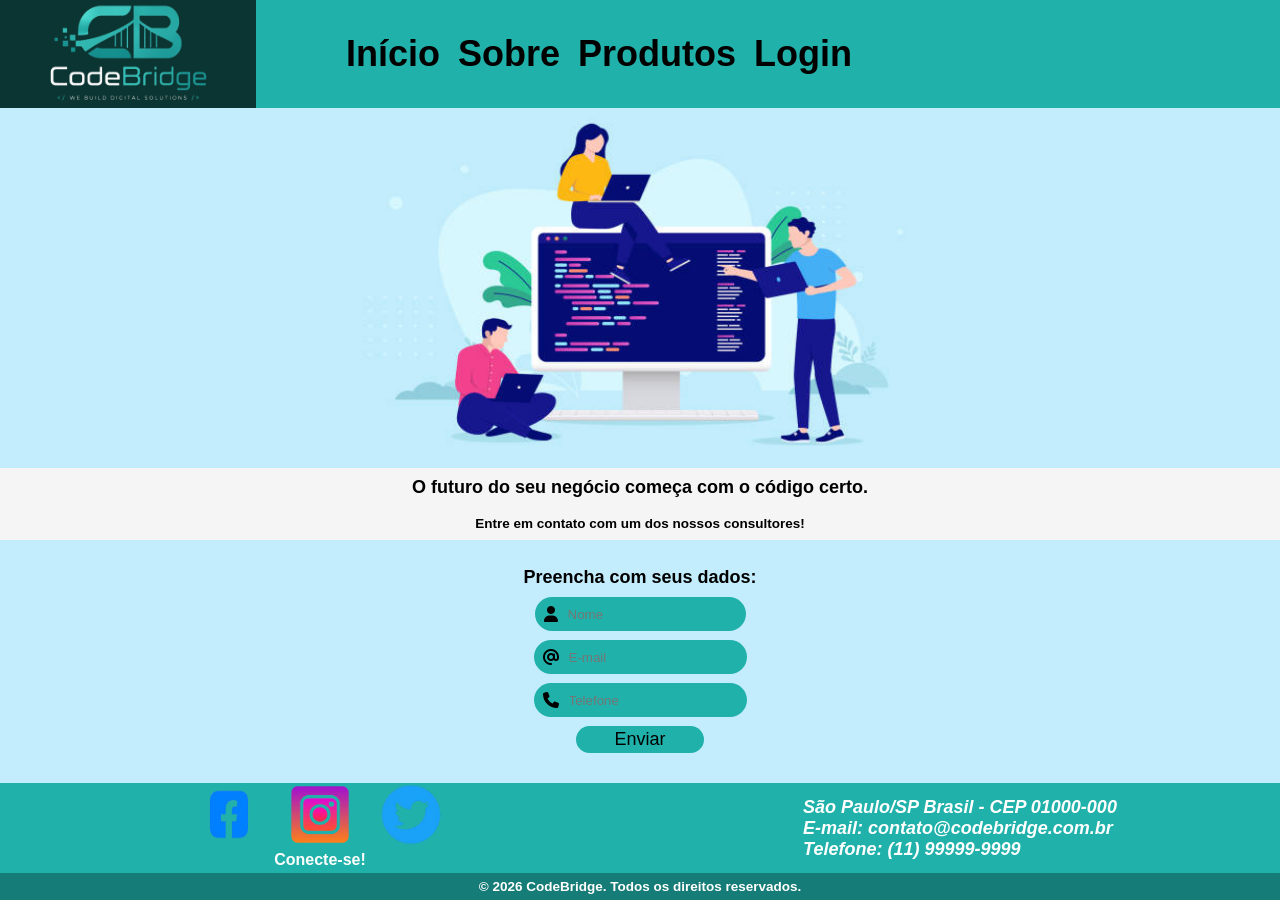
<file: index.html>
<!DOCTYPE html>
<html lang="PT-BR">
<head>
    <meta charset="UTF-8">
    <meta name="viewport" content="width=device-width, initial-scale=1.0">
    <title>CodeBridge</title>
    <link rel="stylesheet" href="css/style.css">
    <link rel="icon" type="image/png" href="css/assets/codebridge.png">
    <link rel="stylesheet" href="https://cdnjs.cloudflare.com/ajax/libs/font-awesome/6.7.2/css/all.min.css">
</head>
<body>
    <section class="heading">
            <header>
                <div class="logo">
                    <img src="css/assets/codebridge.png">
                </div>
                <nav>
                    <h1 id="home">
                        <a href="index.html">Início</a>
                    </h1>
                    <h1 id="about">
                        <a href="about.html">Sobre</a>
                    </h1>
                    <h1 id="products">
                        <a href="products.html">Produtos</a>
                    </h1>
                    <h1 id="login">
                        <a href="login.html">Login</a>
                    </h1>
                </nav>
            </header>
        </section>
    <main class="main-content">
        <section class="body">
            <header>
                <img src="css/assets/software.jpg">
            </header>
            <article>
                <h2><b>O futuro do seu negócio começa com o código certo.<b></h2>
                <p>Entre em contato com um dos nossos consultores!</p>
            </article>
            <form>
                <label>
                    <p>Preencha com seus dados:</p>
                    <div class="icon">
                        <i class="fa-solid fa-user"></i>
                        <input id="name-input" type="text" placeholder="Nome" name="name-input">
                    </div>
                    <div class="icon">
                        <i class="fa-solid fa-at"></i>
                        <input id="email-input" type="text" placeholder="E-mail" name="email-input">
                    </div>
                    <div class="icon">
                        <i class="fa-solid fa-phone"></i>
                        <input id="phonenumber" type="text" placeholder="Telefone" name="phonenumber">
                    </div>
                    <button>Enviar</button>
                </label>
            </form>
        </section>
    </main>
     <section class="footing">
            <footer>
                <div class="bar">
                    <div class="inner">
                        <div class="icons">
                             <a href="#">
                                <img src="css/assets/facebook_icon.png">
                                <img src="css/assets/instagram_icon.png">
                                <img src="css/assets/twitter_icon.png">
                            </a>
                        </div>
                        <div class="follow-us">
                            <p>Conecte-se!</p>
                        </div>
                    </div>
                    <div class="contact">
                        <address>
                            <p>São Paulo/SP Brasil - CEP 01000-000</p>
                            <p>E-mail: contato@codebridge.com.br</p>
                            <p>Telefone: (11) 99999-9999</p>
                        </address>
                    </div>
                </div>
                <div class="copyright">
                    <p>© 2026 CodeBridge. Todos os direitos reservados.</p>
                </div>
            </footer>
        </section>
</body>
</html>
</file>
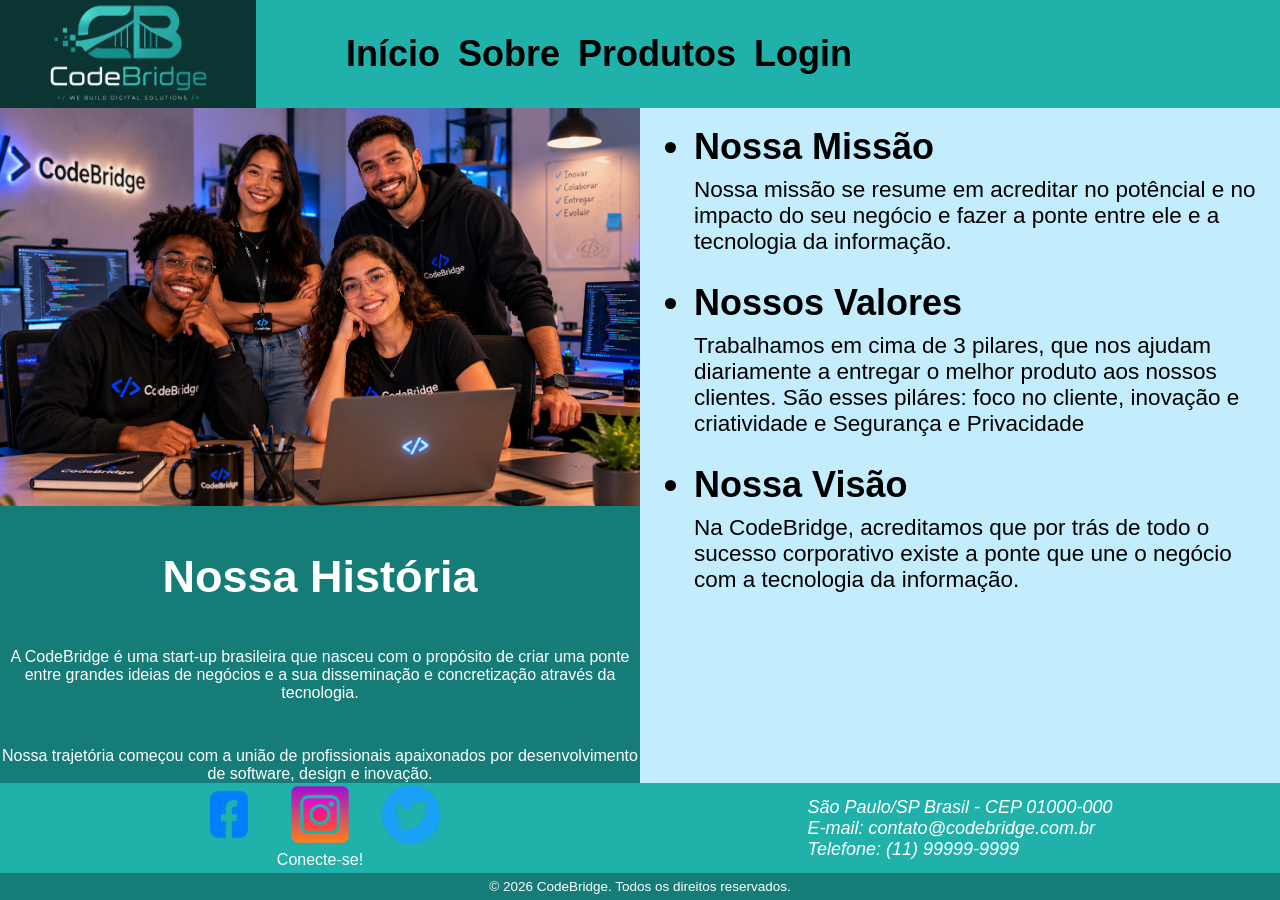
<file: about.html>
<!DOCTYPE html>
<html lang="PT-BR">
<head>
    <meta charset="UTF-8">
    <meta name="viewport" content="width=device-width, initial-scale=1.0">
    <title>CodeBridge</title>
    <link rel="stylesheet" href="css/about.css">
    <link rel="icon" type="image/png" href="css/assets/codebridge.png">
</head>
<body>
    <section class="heading">
            <header>
                <div class="logo">
                    <img src="css/assets/codebridge.png">
                </div>
                <nav>
                    <h1 id="home">
                        <a href="index.html">Início</a>
                    </h1>
                    <h1 id="about">
                        <a href="about.html">Sobre</a>
                    </h1>
                    <h1 id="products">
                        <a href="products.html">Produtos</a>
                    </h1>
                    <h1 id="login">
                        <a href="login.html">Login</a>
                    </h1>
                </nav>
            </header>
        </section>
        <section class="body">
            <section class="about-us">
                <header>
                    <img src="css/assets/staffs.png">
                </header>
                <article>
                    <h2>Nossa História</h2>
                    <p>A CodeBridge é uma start-up brasileira que nasceu com o propósito de criar 
                        uma ponte entre grandes ideias de negócios e a sua disseminação e concretização através da tecnologia.</p>
                    <p>Nossa trajetória começou com a união de profissionais apaixonados por desenvolvimento de software, design e inovação.</p>
                </article>
            </section>
            <section class="what-we-do">
                <nav class="mission">
                    <ul>
                        <li><b>Nossa Missão</b></li>
                    </ul>
                    <p>Nossa missão se resume em acreditar no potêncial e no impacto do seu negócio e fazer a ponte
                        entre ele e a tecnologia da informação.
                    </p>
                </nav>
                <nav class="value">
                    <ul>
                        <li><b>Nossos Valores</b></li>
                    </ul>
                    <p>Trabalhamos em cima de 3 pilares, que nos ajudam diariamente a entregar o melhor 
                        produto aos nossos clientes. São esses piláres: foco no cliente, inovação e criatividade
                        e Segurança e Privacidade
                    </p>
                </nav>
                <nav class="vision">
                    <ul>
                        <li><b>Nossa Visão</b></li>
                    </ul>
                    <p>Na CodeBridge, acreditamos que por trás de todo o sucesso corporativo existe a ponte que
                        une o negócio com a tecnologia da informação.
                    </p>
                </nav>
            </section>
        </section>
        <section class="footing">
            <footer>
                <div class="bar">
                    <div class="inner">
                        <div class="icons">
                             <a href="#">
                                <img src="css/assets/facebook_icon.png">
                                <img src="css/assets/instagram_icon.png">
                                <img src="css/assets/twitter_icon.png">
                            </a>
                        </div>
                        <div class="follow-us">
                            <p>Conecte-se!</p>
                        </div>
                    </div>
                    <div class="contact">
                        <address>
                            <p>São Paulo/SP Brasil - CEP 01000-000</p>
                            <p>E-mail: contato@codebridge.com.br</p>
                            <p>Telefone: (11) 99999-9999</p>
                        </address>
                    </div>
                </div>
                <div class="copyright">
                    <p>© 2026 CodeBridge. Todos os direitos reservados.</p>
                </div>
            </footer>
        </section>
</body>
</html>
</file>
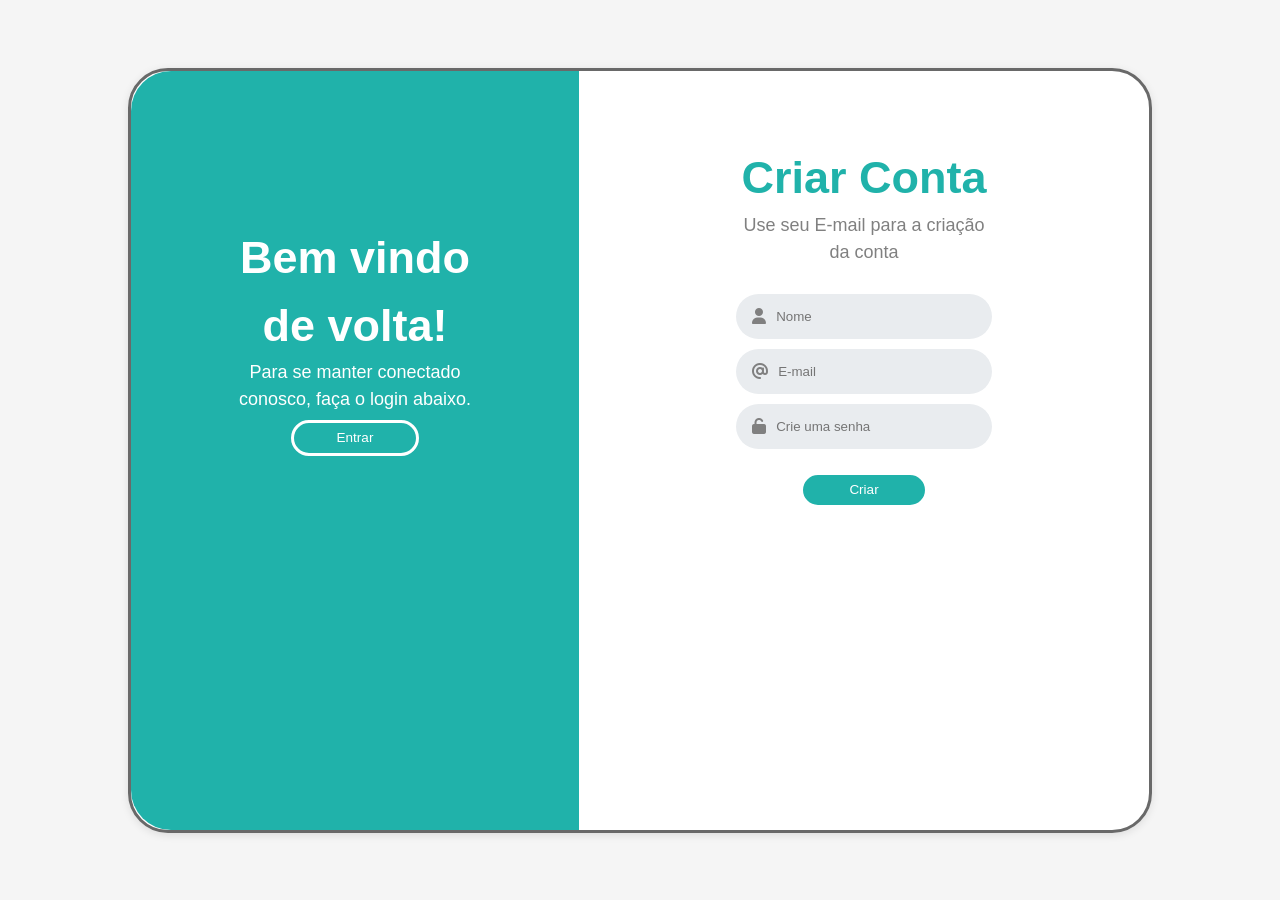
<file: login.html>
<!DOCTYPE html>
<html lang="PT-BR">
<head>
    <meta charset="UTF-8">
    <meta name="viewport" content="width=device-width, initial-scale=1.0">
    <title>CodeBridge</title>
    <link rel="icon" type="image/png" href="assets/user_auth.png">
    <link rel="stylesheet" href="css/login.css">
    <link rel="stylesheet" href="https://cdnjs.cloudflare.com/ajax/libs/font-awesome/6.7.2/css/all.min.css">
</head>
<body>
    <main class="main-content">
        <section class="sign-in">
            <div class="sign-in-content">
                <header>
                    <h1 id="welcome-back">Bem vindo de volta!</h1>
                </header>
                <p id="paragraph-welcome-back">Para se manter conectado conosco, faça o login abaixo.</p>
                <form>
                    <label>
                        <button id="button" name="button">Entrar</button>
                    </label>
                </form>
            </div>
        </section>
        <section class="sign-up">
                <div class="sign-up-content">
                    <form>
                        <section>
                            <header>
                                <h1 id="title-create-account">Criar Conta</h1>
                            </header>
                            <p id="create-account-paragraph">Use seu E-mail para a criação da conta</p>
                            <div class="registration">
                                <label>
                                    <div class="name">
                                        <i class="fa-solid fa-user"></i>
                                        <input id="name-input" type="text" placeholder="Nome" name="name-input">
                                    </div>
                                    <div class="email">
                                        <i class="fa-solid fa-at"></i>
                                        <input id="email-input" type="text" placeholder="E-mail" name="email-input">
                                    </div>
                                    <div class="password">
                                        <i class="fa-solid fa-unlock"></i>
                                        <input id="password-input" type="password" placeholder="Crie uma senha" name="password-input">
                                    </div>
                                </label>
                                <button id="button">Criar</button>
                            </div>
                        </section>
                    </form>
                </div>
        </section>
    </main>
</body>
</html>
</file>
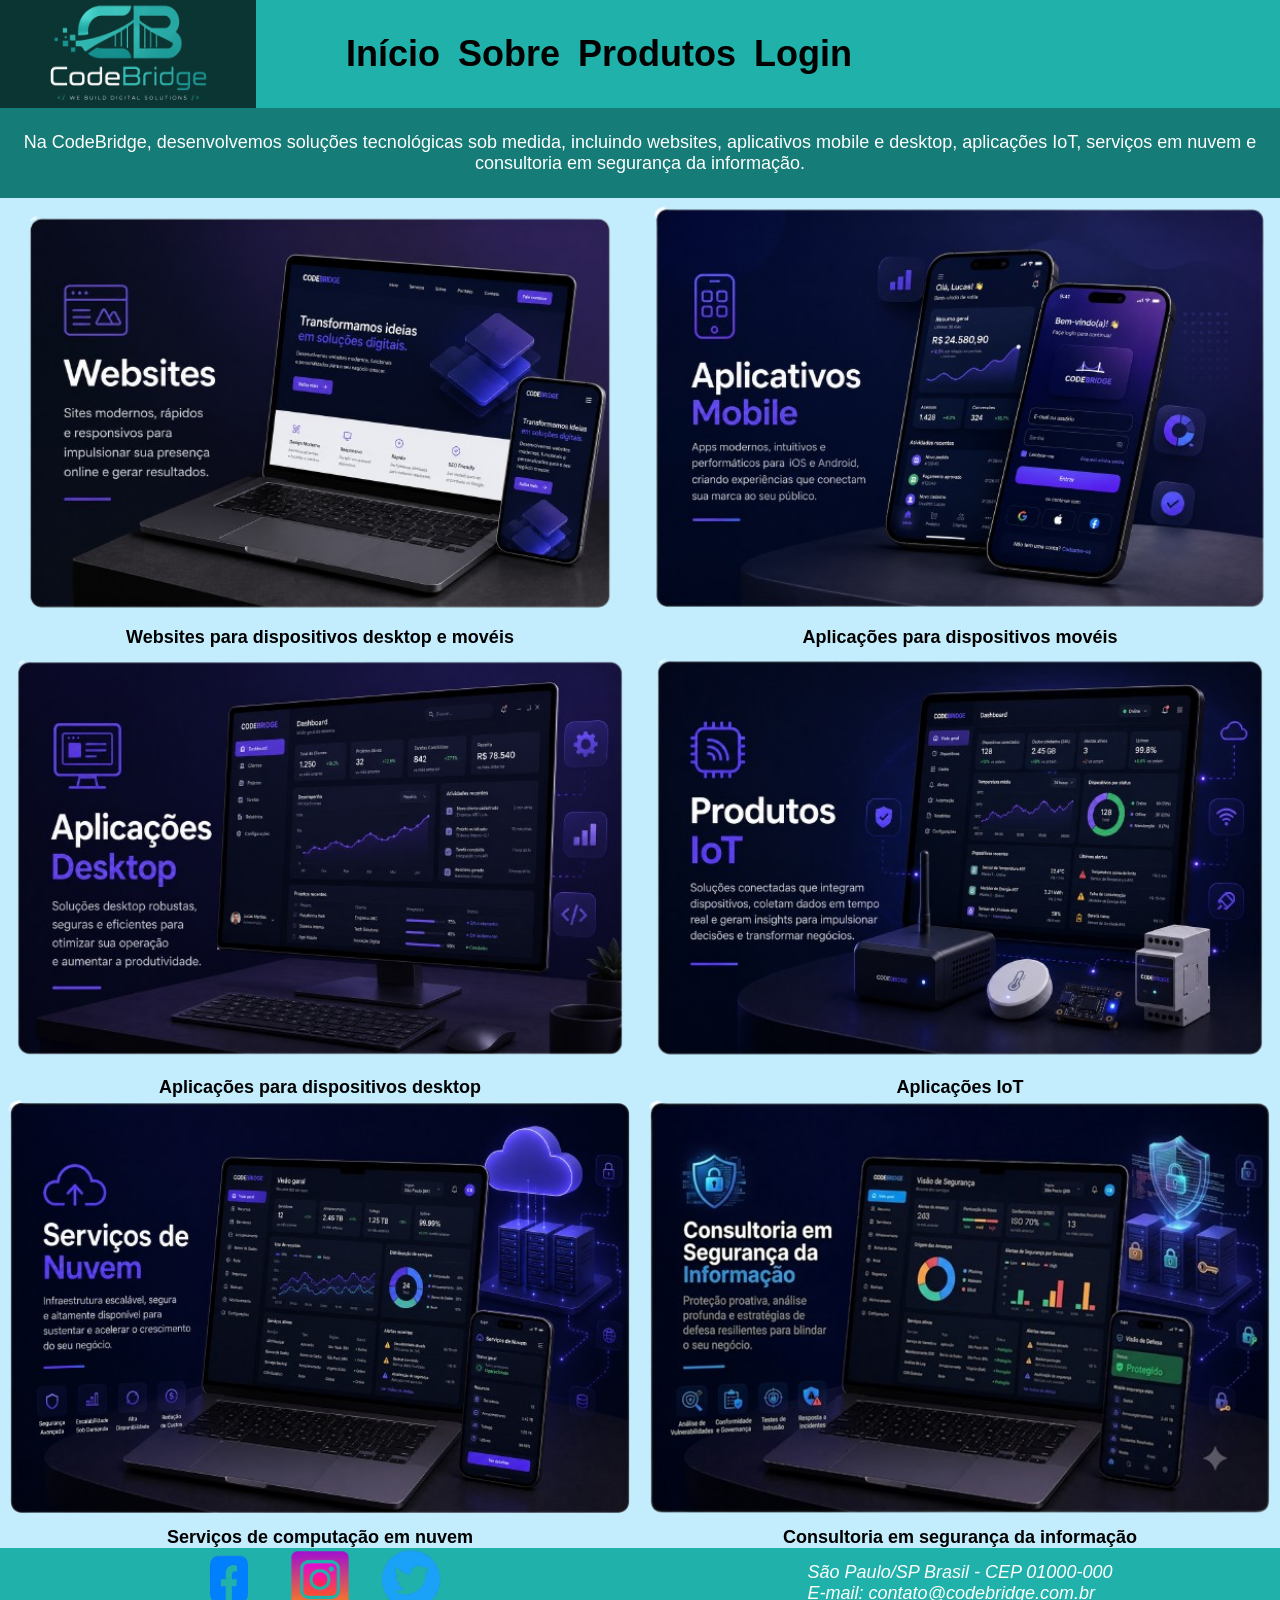
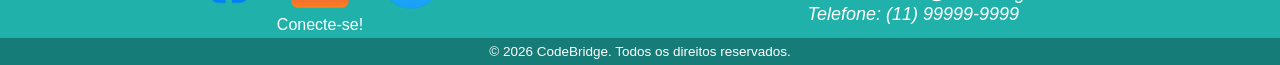
<file: products.html>
<!DOCTYPE html>
<html lang="PT-BR">
<head>
    <meta charset="UTF-8">
    <meta name="viewport" content="width=device-width, initial-scale=1.0">
    <title>CodeBridge</title>
    <link rel="stylesheet" href="css/products.css">
    <link rel="icon" type="image/png" href="css/assets/codebridge.png">
</head>
<body>
    <section class="heading">
            <header>
                <div class="logo">
                    <img src="css/assets/codebridge.png">
                </div>
                <nav>
                    <h1 id="home">
                        <a href="index.html">Início</a>
                    </h1>
                    <h1 id="about">
                        <a href="about.html">Sobre</a>
                    </h1>
                    <h1 id="products">
                        <a href="products.html">Produtos</a>
                    </h1>
                    <h1 id="login">
                        <a href="login.html">Login</a>
                    </h1>
                </nav>
            </header>
        </section>
        <section class="body">
            <header>
                <div>
                    <p>Na CodeBridge, desenvolvemos soluções tecnológicas sob medida, incluindo websites, aplicativos mobile e desktop, aplicações IoT, serviços em nuvem e consultoria em segurança da informação.</p>
                </div>
            </header>
            <section class="products">
                <nav class="card-1">
                    <div class="website">
                        <div class="website-image">
                            <img src="css/assets/website_image.png">
                        </div>
                        <p><b>Websites para dispositivos desktop e movéis</b></p>
                    </div> 
                    <div class="mobile">
                        <div class="mobile-image">
                            <img src="css/assets/app_mobiles_img.png">
                        </div>
                        <p><b>Aplicações para dispositivos movéis</b></p>
                    </div>
                </nav>
                <nav class="card-2">
                    <div class="desktop">
                        <div class="desktop-image">
                            <img src="css/assets/app_desktop_img.png">
                        </div>
                        <p><b>Aplicações para dispositivos desktop</b></p>
                    </div>
                    <div class="IoT">
                        <div class="IoT-image">
                            <img src="css/assets/IoT_img.png">
                        </div>
                        <p><b>Aplicações IoT</b></p>
                    </div>
                </nav>
                <nav class="card-3">
                    <div class="cloud">
                        <div class="cloud-image">
                            <img src="css/assets/cloud_img.png">
                        </div>
                        <p><b>Serviços de computação em nuvem</b></p>
                    </div>
                    <div class="infosec">
                        <div class="infosec-image">
                            <img src="css/assets/infosec_img.png">
                        </div>
                        <p><b>Consultoria em segurança da informação</b></p>
                    </div>
                </nav>
            </section>
        </section>
        <section class="footing">
            <footer>
                <div class="bar">
                    <div class="inner">
                        <div class="icons">
                             <a href="#">
                                <img src="css/assets/facebook_icon.png">
                                <img src="css/assets/instagram_icon.png">
                                <img src="css/assets/twitter_icon.png">
                            </a>
                        </div>
                        <div class="follow-us">
                            <p>Conecte-se!</p>
                        </div>
                    </div>
                    <div class="contact">
                        <address>
                            <p>São Paulo/SP Brasil - CEP 01000-000</p>
                            <p>E-mail: contato@codebridge.com.br</p>
                            <p>Telefone: (11) 99999-9999</p>
                        </address>
                    </div>
                </div>
                <div class="copyright">
                    <p>© 2026 CodeBridge. Todos os direitos reservados.</p>
                </div>
            </footer>
        </section>
</body>
</html>
</file>
<file: css/style.css>
* {
    margin: 0;
    padding: 0;
    box-sizing: border-box;
}

html {
    height: 100%;
    width: 100%;
    scroll-behavior: smooth;
    font-family: Arial, sans-serif;
}

body {
    min-height: 100vh;
    display: flex;
    flex-direction: column;
}


main {
    flex: 1;
}


/* Mobiles */
@media (max-width: 767px) {

    /*Header*/

    .heading header {
        display: flex;
        flex-direction: row;
        background: lightseagreen;
        width: 100vw;   
    }

    .heading .logo {
        display: flex;
        flex-direction: row;
        align-items: center;
        justify-content: center;
        background: rgba(0, 0, 0, 0.7);
    }

    .heading nav {
        display: flex;
        flex-direction: row;       
    }

    #home a, #about a, #products a, #login a{
        text-align: center;
        color: black;
        text-decoration: none;
        
    }

    .heading {
        height: 10vh;
    }

    #home a, #about a, #products a, #login a {
        font-size: 4.5vmin;
    }

    .heading .logo {
        width: 25vw;
        height: 10vh;
    }

    .heading .logo img {
        width: 35vw;
        height: auto;
    }

    .heading nav {
        display: flex;
        flex-direction: row;
        gap: 2vmin;
        align-items: center;
        margin-left: 5vmin;     
    }

    /*Header*/

    /*Body*/

    .body {
        height: 75vh;
        background: whitesmoke;
    }

    .body header {
        height: 25vh;
    }

    .body header img {
        height: 25vh;
        width: 100vw;
    }
    
    .body article {
        height: 15vh;
        display: flex;
        flex-direction: column;
        align-items: center;
        justify-content: center;
        padding: 1vmin;
    }

    .body article h2 {
        text-align: center;
        font-size: 5vmin;
        
    }

    .body article p {
        text-align: center;
        margin-top: 5vmin;
        font-size: 3.5vmin;
    }

    .body form {
        display: flex;
        flex-direction: column;
        background: #C3EDFD;
        height: 50vh;
        align-items: center;
        justify-content: center;
    }

    .body form label {
        height: 50vh;
        display: flex;
        flex-direction: column;
        margin-top: 5vh;
        gap: 3vmin;
        align-items: center;
    }

    .body form label p {
        text-align: center;
        font-size: 3.5vmin;
    }

    .body form label button {
        text-align: center;
        font-size: 3.5vmin;
        background: lightseagreen;
        border-radius: 20vmin;
        width: 20vw;
        height: 3vh;
        border: none;
    }

    .body form label div i {
        margin-right: 10px;
        color: black;
    }

    .body form label .icon {
        display: flex;
        border-radius: 20vmin;
        background: lightseagreen;
        padding: 2vmin;
    }

    #name-input, #email-input, #phonenumber {
        border-radius: 20vmin;
        background: lightseagreen;
        border: none;
    }

    /*Body*/

    /*Footer*/

    .footing {
        margin-top: auto;
    }

    .footing footer {
        display: flex;
        flex-direction: column;
        background: lightseagreen;
        
    }

    .footing .bar {
        display: flex;
        flex-direction: row;
        background: lightseagreen;
        height: 10vh;
    }

    .footing .bar .inner {
        width: 46vw;
        height: 10vh;
        background: lightseagreen;
    }

    .footing .bar .inner .follow-us {
        display: flex;
        justify-content: center;
        align-items: center;
        width: 46vw;
        height: 2vh;
    }

    .footing .bar .inner .icons a {
        display: flex;
        justify-content: center;
        align-items: center;
        gap: 3vmin;
    }

    .footing .bar .inner .icons a img {
        height: 7vh;
        width: 12vw;
    }

    .footing .bar .inner .follow-us p {
        margin-top: 1vmin;
        text-align: center;
        color: white;
        font-size: 3vmin;
    }

    .footing .bar .contact {
        width: 50vw;
        height: 10vh;
        background: lightseagreen;
    }

    .footing .bar  address p {
        font-size: 3vmin;
        color: white;
    }

    .footing .copyright {
        display: flex;
        align-items: center;
        justify-content: center;
        background: rgba(0, 0, 0, 0.3);
        width: 100vw;
        height: 4vh;
    }

    .footing .copyright p {
        text-align: center;
        color: white;
        font-size: 3vmin;
    }

    /*Footer*/

}

/* Notebooks and desktops */
@media (min-width: 1024px) {
    /*Header*/

    .heading header {
        display: flex;
        flex-direction: row;
        background: lightseagreen; 
    }

    .heading .logo {
        display: flex;
        flex-direction: row;
        align-items: center;
        justify-content: center;
        background: rgba(0, 0, 0, 0.7);
    }

    #home a, #about a, #products a, #login a{
        text-align: center;
        color: black;
        text-decoration: none;
        
    }

    .heading {
        height: 12vh;
    }

    #home a, #about a, #products a, #login a {
        font-size: 4vmin;
    }

    .heading .logo {
        width: 20vw;
        height: 12vh;
    }

    .heading .logo img {
        width: 20vw;
        height: 20vh;
    }

    .heading nav {
        display: flex;
        flex-direction: row;
        gap: 2vmin;
        align-items: center;
        margin-left: 10vmin;
    }

    /*Header*/

    /*Body*/

    .body {
        
        background: whitesmoke;
    }

    .body header {
        display: flex;
        align-items: center;
        justify-content: center;
        background: #C3EDFD;
        height: 40vh;
    }

    .body header img {
        height: 40vh;
        width: 50vw;
    }
    
    .body article {
        height: 8vh;
        display: flex;
        flex-direction: column;
        align-items: center;
        justify-content: center;
        
    }

    .body article h2 {
        text-align: center;
        font-size: 2vmin;
        
    }

    .body article p {
        text-align: center;
        margin-top: 2vmin;
        font-size: 1.5vmin;
    }

    .body form {
        display: flex;
        flex-direction: column;
        background: #C3EDFD;
        height: 27vh;
        align-items: center;
        justify-content: center;
    }

    .body form label {
        height: 27vh;
        display: flex;
        flex-direction: column;
        margin-top: 1vmin;
        gap: 1vmin;
        align-items: center;
    }

    .body form label p {
        margin-top: 2vmin;
        text-align: center;
        font-size: 2vmin;
    }

    .body form label button {
        text-align: center;
        font-size: 2vmin;
        background: lightseagreen;
        border-radius: 10vmin;
        width: 10vw;
        height: 3vh;
        border: none;
    }

    .body form label div i {
        margin-right: 10px;
        color: black;
    }

    .body form label .icon {
        display: flex;
        border-radius: 10vmin;
        background: lightseagreen;
        padding: 1vmin;
    }

    #name-input, #email-input, #phonenumber {
        border-radius: 20vmin;
        background: lightseagreen;
        border: none;
    }

    /*Body*/

    /*Footer*/

    .footing {
        margin-top: auto;
    }

    .footing footer {
        display: flex;
        flex-direction: column;
        background: lightseagreen;
    }

    .footing .bar {
        display: flex;
        flex-direction: row;
        background: lightseagreen;
        height: 10vh;
    }

    .footing .bar .inner {
        width: 50vw;
        height: 10vh;
        background: lightseagreen;
    }

    .footing .bar .inner .follow-us {
        display: flex;
        justify-content: center;
        align-items: center;
        width: 50vw;
        height: 3vh;
    }

    .footing .bar .inner .icons a {
        display: flex;
        justify-content: center;
        align-items: center;
        gap: 3vmin;
    }

    .footing .bar .inner .icons a img {
        height: 7vh;
        width: 5vw;
    }

    .footing .bar .inner .follow-us p {
        text-align: center;
        color: white;
    }

    .footing .bar .contact {
        display: flex;
        align-items: center;
        justify-content: center;
        width: 50vw;
        height: 10vh;
        background: lightseagreen;
    }

    .footing .bar .contact address p {
        color: white;
        font-size: 2vmin;
    }


    

    .footing .copyright {
        display: flex;
        align-items: center;
        justify-content: center;
        background: rgba(0, 0, 0, 0.3);
        width: 100vw;
        height: 3vh;
    }

    .footing .copyright p {
        text-align: center;
        color: white;
        font-size:1.5vmin;
    }

   
    /*Footer*/
}

/* Tablets */
@media (min-width: 768px) and (max-width: 1023px) {
}
</file>
<file: css/about.css>
* {
    margin: 0;
    padding: 0;
    box-sizing: border-box;
}

html {
    height: 100%;
    width: 100%;
    scroll-behavior: smooth;
    font-family: Arial, sans-serif;
}

body {
    min-height: 100vh;
    display: flex;
    flex-direction: column;
}


main {
    flex: 1;
}


/* Mobiles */
@media (max-width: 767px) {

    /*Header*/

    .heading header {
        display: flex;
        flex-direction: row;
        background: lightseagreen;
        width: 100vw;   
    }

    .heading .logo {
        display: flex;
        flex-direction: row;
        align-items: center;
        justify-content: center;
        background: rgba(0, 0, 0, 0.7);
    }

    .heading nav {
        display: flex;
        flex-direction: row;       
    }

    #home a, #about a, #products a, #login a{
        text-align: center;
        color: black;
        text-decoration: none;
        
    }

    .heading {
        height: 10vh;
    }

    #home a, #about a, #products a, #login a {
        font-size: 4.5vmin;
    }

    .heading .logo {
        width: 25vw;
        height: 10vh;
    }

    .heading .logo img {
        width: 35vw;
        height: auto;
    }

    .heading nav {
        display: flex;
        flex-direction: row;
        gap: 2vmin;
        align-items: center;
        margin-left: 5vmin;     
    }

    /*Header*/

    /*Body*/

    .body {
        display: flex;
        flex-direction: row;
        height: 85vh;
    }

    .body .about-us {
        display: flex;
        flex-direction: column;
        height: 85vh;
        width: 50vw;
        background: lightseagreen;
    }

    .body .about-us header {
        width: 50vw;
        height: 25vh;
        overflow: hidden;
    }

    .body .about-us header img {
        width: 100%;
        height: 100%;
        object-fit: cover;
    }
    .body .about-us article {
        display: flex;
        flex-direction: column;
        height: 51vh;
        width: 50vw;
        background: rgba(0, 0, 0, 0.3);
    }

    .body .about-us article h2 {
        margin-top: 5vmin;
        text-align: center;
        color: white;
        font-size: 5vmin;
    }

    .body .about-us article p {
        margin-top: 5vmin;
        text-align: left;
        color: white;
    }

    .body .what-we-do {
        display: flex;
        flex-direction: column;
        height: 85vh;
        width: 50vw;
        background: #C3EDFD;
    }

    .body .what-we-do .mission {
        margin-left: 6vmin;
        margin-top: 5vmin;
        font-size: 5vmin;
    }

    .body .what-we-do .mission p {
        margin-top: 3vmin;
        font-size: 4vmin;
        margin-bottom: 1vmin;
    }

    .body .what-we-do .value {
        margin-left: 6vmin;
        margin-top: 5vmin;
        font-size: 5vmin;
    }

    .body .what-we-do .value p {
        margin-top: 3vmin;
        font-size: 4vmin;
        margin-bottom: 1vmin;
    }

    .body .what-we-do .vision {
        margin-left: 6vmin;
        margin-top: 5vmin;
        font-size: 5vmin;
    }

    .body .what-we-do .vision p {
        margin-top: 3vmin;
        font-size: 4vmin;
        margin-bottom: 1vmin;
    }

    /*Body*/

    /*Footer*/

    .footing {
        margin-top: auto;
    }

    .footing footer {
        display: flex;
        flex-direction: column;
        background: lightseagreen;
        
    }

    .footing .bar {
        display: flex;
        flex-direction: row;
        background: lightseagreen;
        height: 10vh;
    }

    .footing .bar .inner {
        width: 46vw;
        height: 10vh;
        background: lightseagreen;
    }

    .footing .bar .inner .follow-us {
        display: flex;
        justify-content: center;
        align-items: center;
        width: 46vw;
        height: 2vh;
    }

    .footing .bar .inner .icons a {
        display: flex;
        justify-content: center;
        align-items: center;
        gap: 3vmin;
    }

    .footing .bar .inner .icons a img {
        height: 7vh;
        width: 12vw;
    }

    .footing .bar .inner .follow-us p {
        margin-top: 1vmin;
        text-align: center;
        color: white;
        font-size: 3vmin;
    }

    .footing .bar .contact {
        width: 50vw;
        height: 10vh;
        background: lightseagreen;
    }

    .footing .bar  address p {
        font-size: 3vmin;
        color: white;
    }

    .footing .copyright {
        display: flex;
        align-items: center;
        justify-content: center;
        background: rgba(0, 0, 0, 0.3);
        width: 100vw;
        height: 4vh;
    }

    .footing .copyright p {
        text-align: center;
        color: white;
        font-size: 3vmin;
    }

    /*Footer*/
}

/* Notebooks and desktops */
@media (min-width: 1024px) {
    /*Header*/

    .heading header {
        display: flex;
        flex-direction: row;
        background: lightseagreen; 
    }

    .heading .logo {
        display: flex;
        flex-direction: row;
        align-items: center;
        justify-content: center;
        background: rgba(0, 0, 0, 0.7);
    }

    #home a, #about a, #products a, #login a{
        text-align: center;
        color: black;
        text-decoration: none;
        
    }

    .heading {
        height: 12vh;
    }

    #home a, #about a, #products a, #login a {
        font-size: 4vmin;
    }

    .heading .logo {
        width: 20vw;
        height: 12vh;
    }

    .heading .logo img {
        width: 20vw;
        height: 20vh;
    }

    .heading nav {
        display: flex;
        flex-direction: row;
        gap: 2vmin;
        align-items: center;
        margin-left: 10vmin;
    }

    /*Header*//*Body*/

    .body {
        display: flex;
        flex-direction: row;
        height: 75vh;
    }

    .body .about-us {
        display: flex;
        flex-direction: column;
        height: 75vh;
        width: 50vw;
        background: lightseagreen;
    }

    .body .about-us header {
        width: 50vw;
        height: 75vh;
        overflow: hidden;
    }

    .body .about-us header img {
        width: 100%;
        height: 100%;
        object-fit: cover;
    }
    .body .about-us article {
        display: flex;
        flex-direction: column;
        height: 51vh;
        width: 50vw;
        background: rgba(0, 0, 0, 0.3);
    }

    .body .about-us article h2 {
        margin-top: 5vmin;
        text-align: center;
        color: white;
        font-size: 5vmin;
    }

    .body .about-us article p {
        margin-top: 5vmin;
        text-align: center;
        color: white;
    }

    .body .what-we-do {
        display: flex;
        flex-direction: column;
        height: 75vh;
        width: 50vw;
        background: #C3EDFD;
    }

    .body .what-we-do .mission {
        margin-left: 6vmin;
        margin-top: 2vmin;
        font-size: 4vmin;
    }

    .body .what-we-do .mission p {
        margin-top: 1vmin;
        font-size: 2.5vmin;
        margin-bottom: 1vmin;
    }

    .body .what-we-do .value {
        margin-left: 6vmin;
        margin-top: 2vmin;
        font-size: 4vmin;
    }

    .body .what-we-do .value p {
        margin-top: 1vmin;
        font-size: 2.5vmin;
        margin-bottom: 1vmin;
    }

    .body .what-we-do .vision {
        margin-left: 6vmin;
        margin-top: 2vmin;
        font-size: 4vmin;
    }

    .body .what-we-do .vision p {
        margin-top: 1vmin;
        font-size: 2.5vmin;
        margin-bottom: 1vmin;
    }

    /*Body*/


     /*Footer*/

    .footing {
        margin-top: auto;
    }

    .footing footer {
        display: flex;
        flex-direction: column;
        background: lightseagreen;
    }

    .footing .bar {
        display: flex;
        flex-direction: row;
        background: lightseagreen;
        height: 10vh;
    }

    .footing .bar .inner {
        width: 50vw;
        height: 10vh;
        background: lightseagreen;
    }

    .footing .bar .inner .follow-us {
        display: flex;
        justify-content: center;
        align-items: center;
        width: 50vw;
        height: 3vh;
    }

    .footing .bar .inner .icons a {
        display: flex;
        justify-content: center;
        align-items: center;
        gap: 3vmin;
    }

    .footing .bar .inner .icons a img {
        height: 7vh;
        width: 5vw;
    }

    .footing .bar .inner .follow-us p {
        text-align: center;
        color: white;
    }

    .footing .bar .contact {
        display: flex;
        align-items: center;
        justify-content: center;
        width: 50vw;
        height: 10vh;
        background: lightseagreen;
    }

    .footing .bar .contact address p {
        color: white;
        font-size: 2vmin;
    }


    

    .footing .copyright {
        display: flex;
        align-items: center;
        justify-content: center;
        background: rgba(0, 0, 0, 0.3);
        width: 100vw;
        height: 3vh;
    }

    .footing .copyright p {
        text-align: center;
        color: white;
        font-size:1.5vmin;
    }

   
    /*Footer*/

}
</file>
<file: css/login.css>
* {
    margin: 0;
    padding: 0;
    box-sizing: border-box;
}

html {
    height: 100%;
    width: 100%;
    scroll-behavior: smooth;
}

@media (min-width: 1024px) {

    body {
    background: whitesmoke;
    min-height: 100vh;
    font-family: Arial, sans-serif;
    line-height: 1.5;
    display: flex;
    align-items: center;
    justify-content: center;
    }

    .main-content {
        background: white;
        display: grid;
        border-radius: 40px;
        border: solid 3px dimgray;
        box-shadow: 0 2px 8px rgba(0,0,0,0.1);
        width: 80vw;
        height: 85vh;
        grid-template-columns: 1fr 1fr;
    }

    .sign-in {
        display: flex;
        align-items: flex-start;
        justify-content: center;
        background: lightseagreen;
        border-radius: 40px 0 0 40px;
        width: 35vw;
    }

    #welcome-back {
        text-align: center;
        color: white;
        font-size: 5vmin;
    }

    #paragraph-welcome-back {
        text-align: center;
        color: white;
        font-size: 2vmin;
    }

    #button {
        width: 10vw;
        height: 4vh;
        margin-top: 5%;
        color: white;
        background: lightseagreen;
        font-size: 1.5vmin;
        border-radius: 30px;
        border: solid 3px white;
    }

    .sign-in-content {
        margin-top: 30%;
        display: flex;
        align-items: center;
        justify-content: center;
        flex-direction: column;
        width: 20vw;
        height: 30vh;
    }

    .sign-up {
        display: flex;
        justify-content: center;
        align-content: center;
        width: 35vw;
    }

    .sign-up-content {
        margin-top: 30%;
        display: flex;
        align-items: center;
        justify-content: center;
        flex-direction: column;
        width: 20vw;
        height: 30vh;
    }

    #title-create-account {
        color: lightseagreen;
        text-align: center;
        font-size: 5vmin;
    }

    #create-account-paragraph {
        text-align: center;
        color: gray;
        font-size: 2vmin;
    }

    .registration {
        display: flex;
        align-items: center;
        justify-content: center;
        flex-direction: column;
        width: 20vw;
        height: 30vh;
    }

    .registration i {
        margin-right: 10px;
        color: gray;
    }

    .name {
        display: flex;
        align-items: center;
        background-color: #e9ecef;
        padding: 1.8vmin;
        margin-bottom: 10px;
        border-radius: 30px;
        width: 20vw;
        height: 5vh;
    }

    .email {
        display: flex;
        align-items: center;
        background-color: #e9ecef;
        padding: 1.8vmin;
        margin-bottom: 10px;
        border-radius: 30px;
        width: 20vw;
        height: 5vh;
    }

    .password {
        display: flex;
        align-items: center;
        background-color: #e9ecef;
        padding: 1.8vmin;
        margin-bottom: 10px;
        border-radius: 30px;
        width: 20vw;
        height: 5vh;
    }

    #name-input {
        border: 0;
        background: #e9ecef;
        width: 12vw;
        height: 2vh;
    }

    #email-input {
        border: 0;
        background: #e9ecef;
        width: 12vw;
        height: 2vh;
    }

    #password-input {
        border: 0;
        background: #e9ecef;
        width: 12vw;
        height: 2vh;
    }

}



/* Mobiles */
@media (max-width: 767px) {

    * {
        margin: 0;
        padding: 0;
        box-sizing: border-box;
    }

    html {
        height: 100%;
        width: 100%;
        scroll-behavior: smooth;
        font-family: Arial, sans-serif;
    }

    body {
        min-height: 100vh;
    }

    .main-content {
        display: flex;
        flex-direction: row;
    }

    .sign-in {
        display: flex;
        flex-direction: column;
        height: 100vh;
        width: 45vw;
        background: lightseagreen;
        align-items: center;
    }

    .sign-in .sign-in-content header {
        margin-top: 35vmin;
    }

    .sign-in .sign-in-content header h1 {
        text-align: center;
        color: white;
    }

    .sign-in .sign-in-content p {
        margin-top: 10vmin;
        text-align: center;
        color: white;
    }

    .sign-in .sign-in-content form label {
        margin-top: 5vmin;
        display: flex;
        align-items: center;
        justify-content: center;
    }

    .sign-in .sign-in-content form label button {
        background: lightseagreen;
        text-align: center;
        color: white;
        height: 5vh;
        width: 30vw;
        border-radius: 20vmin;
        border: solid white;
    }

    .sign-up {
        display: flex;
        flex-direction: column;
        align-items: center;
        height: 100vh;
        width: 55vw;
      
    }

    .sign-up .sign-up-content form section header h1 {
        margin-top: 35vmin;
        text-align: center;
        color: lightseagreen;
    }

    .sign-up .sign-up-content form section p {
        margin-top: 5vmin;
        text-align: center;
        color: grey;
    }

    .sign-up .sign-up-content form section .registration label {
        display: flex;
        flex-direction: column;
        gap: 5vmin;
        width: 30vw;
        align-items: center;
        justify-content: center;
    }

    .sign-up .sign-up-content form section .registration label div {
        display: flex;
        align-items: center;
        justify-content: center;
    }

    .registration {
        display: flex;
        flex-direction: column;
        align-items: center;
    }

    .registration label {
        margin-top: 5vmin;
        width: 100%;
        max-width: 300px;
        margin-bottom: 5vmin;
    }

    .registration label div {
        height: 5vh;
        width: 50vw;
        background: lightseagreen;
        border-radius: 20vmin;
        color: gray;
    }

    .registration input {
        width: 80%;
        background: lightseagreen;
        border: none;
    }

    .registration label div i {
        margin-right: 2vmin;
    }

    .registration button {
        background: lightseagreen;
        text-align: center;
        color: white;
        height: 5vh;
        width: 30vw;
        border-radius: 20vmin;
        border: none;
    }


}
</file>
<file: css/products.css>
* {
    margin: 0;
    padding: 0;
    box-sizing: border-box;
}

html {
    height: 100%;
    width: 100%;
    scroll-behavior: smooth;
    font-family: Arial, sans-serif;
}

body {
    min-height: 100vh;
    display: flex;
    flex-direction: column;
}


main {
    flex: 1;
}

/* Mobiles */
@media (max-width: 767px) {

    /*Header*/

    .heading header {
        display: flex;
        flex-direction: row;
        background: lightseagreen;
        width: 100vw;   
    }

    .heading .logo {
        display: flex;
        flex-direction: row;
        align-items: center;
        justify-content: center;
        background: rgba(0, 0, 0, 0.7);
    }

    .heading nav {
        display: flex;
        flex-direction: row;       
    }

    #home a, #about a, #products a, #login a{
        text-align: center;
        color: black;
        text-decoration: none;
        
    }

    .heading {
        height: 10vh;
    }

    #home a, #about a, #products a, #login a {
        font-size: 4.5vmin;
    }

    .heading .logo {
        width: 25vw;
        height: 10vh;
    }

    .heading .logo img {
        width: 35vw;
        height: auto;
    }

    .heading nav {
        display: flex;
        flex-direction: row;
        gap: 2vmin;
        align-items: center;
        margin-left: 5vmin;     
    }

    /*Header*/

    /*Body*/

   .body {
        display: flex;
        flex-direction: column;
        height: 100vh;
        width: 100vw;
   }
   
   .body header {
        width: 100vw;
        height: 10vh;
        background: lightseagreen;
   }

   .body header div {
        width: 100vw;
        height: 10vh;
        background: rgba(0, 0, 0, 0.3);
        display: flex;
        align-items: center;
        justify-content: center;
   }

   .body header div p {
        font-size: 3.5vmin;
        color: white;
        text-align: center;
   }

   .body .products {
        height: 90vh;
        width: 100vw;
        background: #C3EDFD;
   }

   .body .products .card-1 {
        width: 100vw;
        height: 30vh;
        display: flex;
   }

   .body .products .card-1 .website {
        width: 50vw;
        height: 30vh;
        display: flex;
        flex-direction: column;
        align-items: center;       
   }

   .body .products .card-1 .website .website-image {
        height: 25vh;
        width: 50vw;
   }

   .body .products .card-1 .website .website-image img {
        height: 100%;
        max-width: 100%;
   }

   .body .products .card-1 .website p {
        margin-top: 1vmin;
        font-size: 3vmin;
        text-align: center;
   }

   .body .products .card-1 .mobile {
        width: 50vw;
        height: 30vh;
        display: flex;
        flex-direction: column;
        align-items: center;  
   }

   .body .products .card-1 .mobile-image {
        height: 25vh;
        width: 50vw;
   }

   .body .products .card-1 .mobile-image img {
        height: 100%;
        max-width: 100%;
   }

   .body .products .card-1 .mobile p {
        margin-top: 1vmin;
        font-size: 3vmin;
        text-align: center;
   }

   .body .products .card-2 {
        width: 100vw;
        height: 30vh;
        display: flex;
   }

   .body .products .card-2 .desktop {
        width: 50vw;
        height: 30vh;
        display: flex;
        flex-direction: column;
        align-items: center; 
   }

   .body .products .card-2 .desktop .desktop-image {
        height: 25vh;
        width: 50vw;
   }

   .body .products .card-2 .desktop-image img {
        height: 100%;
        max-width: 100%;
   }

   .body .products .card-2 .desktop p {
        margin-top: 1vmin;
        font-size: 3vmin;
        text-align: center;
   }

   .body .products .card-2 .IoT {
        width: 50vw;
        height: 30vh;
        display: flex;
        flex-direction: column;
        align-items: center;
   }

   .body .products .card-2 .IoT .IoT-image {
        height: 25vh;
        width: 50vw;
   }

   .body .products .card-2 .IoT-image img {
        height: 100%;
        max-width: 100%;
   }

   .body .products .card-2 .IoT p {
        margin-top: 1vmin;
        font-size: 3vmin;
        text-align: center;
   }

   .body .products .card-3 {
        width: 100vw;
        height: 30vh;
        display: flex;
   }

   .body .products .card-3 .cloud {
        width: 50vw;
        height: 30vh;
        display: flex;
        flex-direction: column;
        align-items: center;
   }

   .body .products .card-3 .cloud .cloud-image {
        height: 25vh;
        width: 50vw;
   }

   .body .products .card-3 .cloud-image img {
        height: 100%;
        max-width: 100%;
   }

   .body .products .card-3 .cloud p {
        margin-top: 1vmin;
        font-size: 3vmin;
        text-align: center;
   }

   .body .products .card-3 .infosec {
        width: 50vw;
        height: 30vh;
        display: flex;
        flex-direction: column;
        align-items: center;
   }

   .body .products .card-3 .infosec .infosec-image {
        height: 25vh;
        width: 50vw;
   }

   .body .products .card-3 .infosec-image img {
        height: 100%;
        max-width: 100%;
   }

   .body .products .card-3 .infosec p {
        margin-top: 1vmin;
        font-size: 3vmin;
        text-align: center;
   }

    /*Body*/

    /*Footer*/

    .footing {
        margin-top: auto;
    }

    .footing footer {
        display: flex;
        flex-direction: column;
        background: lightseagreen;
        
    }

    .footing .bar {
        display: flex;
        flex-direction: row;
        background: lightseagreen;
        height: 10vh;
    }

    .footing .bar .inner {
        width: 46vw;
        height: 10vh;
        background: lightseagreen;
    }

    .footing .bar .inner .follow-us {
        display: flex;
        justify-content: center;
        align-items: center;
        width: 46vw;
        height: 2vh;
    }

    .footing .bar .inner .icons a {
        display: flex;
        justify-content: center;
        align-items: center;
        gap: 3vmin;
    }

    .footing .bar .inner .icons a img {
        height: 7vh;
        width: 12vw;
    }

    .footing .bar .inner .follow-us p {
        margin-top: 1vmin;
        text-align: center;
        color: white;
        font-size: 3vmin;
    }

    .footing .bar .contact {
        width: 50vw;
        height: 10vh;
        background: lightseagreen;
    }

    .footing .bar  address p {
        font-size: 3vmin;
        color: white;
    }

    .footing .copyright {
        display: flex;
        align-items: center;
        justify-content: center;
        background: rgba(0, 0, 0, 0.3);
        width: 100vw;
        height: 4vh;
    }

    .footing .copyright p {
        text-align: center;
        color: white;
        font-size: 3vmin;
    }

    /*Footer*/

}

/* Notebooks and desktops */
@media (min-width: 1024px) {

    * {
    margin: 0;
    padding: 0;
    box-sizing: border-box;
    }

    html {
        height: 100%;
        width: 100%;
        scroll-behavior: smooth;
        font-family: Arial, sans-serif;
    }

    body {
        min-height: 185vh;
        display: flex;
        flex-direction: column;
    }

    /*Header*/

    .heading header {
        display: flex;
        flex-direction: row;
        background: lightseagreen; 
    }

    .heading .logo {
        display: flex;
        flex-direction: row;
        align-items: center;
        justify-content: center;
        background: rgba(0, 0, 0, 0.7);
    }

    #home a, #about a, #products a, #login a{
        text-align: center;
        color: black;
        text-decoration: none;
        
    }

    .heading {
        height: 12vh;
    }

    #home a, #about a, #products a, #login a {
        font-size: 4vmin;
    }

    .heading .logo {
        width: 20vw;
        height: 12vh;
    }

    .heading .logo img {
        width: 20vw;
        height: 20vh;
    }

    .heading nav {
        display: flex;
        flex-direction: row;
        gap: 2vmin;
        align-items: center;
        margin-left: 10vmin;
    }

    /*Header*/

    /*Body*/

   .body {
        display: flex;
        flex-direction: column;
        height: 100vh;
        width: 100vw;
   }
   
   .body header {
        width: 100vw;
        height: 10vh;
        background: lightseagreen;
   }

   .body header div {
        width: 100vw;
        height: 10vh;
        background: rgba(0, 0, 0, 0.3);
        display: flex;
        align-items: center;
        justify-content: center;
   }

   .body header div p {
        font-size: 2vmin;
        color: white;
        text-align: center;
   }

   .body .products {
        height: 190vh;
        width: 100vw;
        background: #C3EDFD;
        display: flex;
        flex-direction: column;
        align-items: center;
        justify-content: center;
   }

   .body .products .card-1 {
        width: 100vw;
        height: 50vh;
        display: flex;
   }

   .body .products .card-1 .website {
        width: 50vw;
        height: 50vh;
        display: flex;
        flex-direction: column;
        align-items: center;   
   }

   .body .products .card-1 .website .website-image {
        height: 50vh;
        width: 50vw;
        display: flex;
        align-items: center;
        justify-content: center;
   }

   .body .products .card-1 .website .website-image img {
        height: 100%;
        max-width: 100%;
   }

   .body .products .card-1 .website p {
        margin-top: 1vmin;
        font-size: 2vmin;
        text-align: center;
   }

   .body .products .card-1 .mobile {
        width: 50vw;
        height: 50vh;
        display: flex;
        flex-direction: column;
        align-items: center;  
   }

   .body .products .card-1 .mobile-image {
        height: 50vh;
        width: 50vw;
        display: flex;
        align-items: center;
        justify-content: center;
   }

   .body .products .card-1 .mobile-image img {
        height: 100%;
        max-width: 100%;
   }

   .body .products .card-1 .mobile p {
        margin-top: 1vmin;
        font-size: 2vmin;
        text-align: center;
   }

   .body .products .card-2 {
        width: 100vw;
        height: 50vh;
        display: flex;
   }

   .body .products .card-2 .desktop {
        width: 50vw;
        height: 50vh;
        display: flex;
        flex-direction: column;
        align-items: center; 
   }

   .body .products .card-2 .desktop .desktop-image {
        height: 50vh;
        width: 50vw;
        display: flex;
        align-items: center;
        justify-content: center;
   }

   .body .products .card-2 .desktop-image img {
        height: 100%;
        max-width: 100%;
   }

   .body .products .card-2 .desktop p {
        margin-top: 1vmin;
        font-size: 2vmin;
        text-align: center;
   }

   .body .products .card-2 .IoT {
        width: 50vw;
        height: 50vh;
        display: flex;
        flex-direction: column;
        align-items: center;
   }

   .body .products .card-2 .IoT .IoT-image {
        height: 50vh;
        width: 50vw;
        display: flex;
        align-items: center;
        justify-content: center;
   }

   .body .products .card-2 .IoT-image img {
        height: 100%;
        max-width: 100%;
   }

   .body .products .card-2 .IoT p {
        margin-top: 1vmin;
        font-size: 2vmin;
        text-align: center;
   }

   .body .products .card-3 {
        width: 100vw;
        height: 50vh;
        display: flex;
   }

   .body .products .card-3 .cloud {
        width: 50vw;
        height: 50vh;
        display: flex;
        flex-direction: column;
        align-items: center;
   }

   .body .products .card-3 .cloud .cloud-image {
        height: 50vh;
        width: 50vw;
        display: flex;
        align-items: center;
        justify-content: center;
   }

   .body .products .card-3 .cloud-image img {
        height: 100%;
        max-width: 100%;
   }

   .body .products .card-3 .cloud p {
        margin-top: 1vmin;
        font-size: 2vmin;
        text-align: center;
   }

   .body .products .card-3 .infosec {
        width: 50vw;
        height: 50vh;
        display: flex;
        flex-direction: column;
        align-items: center;
   }

   .body .products .card-3 .infosec .infosec-image {
        height: 50vh;
        width: 50vw;
        display: flex;
        align-items: center;
        justify-content: center;
   }

   .body .products .card-3 .infosec-image img {
        height: 100%;
        max-width: 100%;
   }

   .body .products .card-3 .infosec p {
        margin-top: 1vmin;
        font-size: 2vmin;
        text-align: center;
   }

    /*Body*/

    /*Footer*/

    .footing {
        margin-top: auto;
    }

    .footing footer {
        display: flex;
        flex-direction: column;
        background: lightseagreen;
    }

    .footing .bar {
        display: flex;
        flex-direction: row;
        background: lightseagreen;
        height: 10vh;
    }

    .footing .bar .inner {
        width: 50vw;
        height: 10vh;
        background: lightseagreen;
    }

    .footing .bar .inner .follow-us {
        display: flex;
        justify-content: center;
        align-items: center;
        width: 50vw;
        height: 3vh;
    }

    .footing .bar .inner .icons a {
        display: flex;
        justify-content: center;
        align-items: center;
        gap: 3vmin;
    }

    .footing .bar .inner .icons a img {
        height: 7vh;
        width: 5vw;
    }

    .footing .bar .inner .follow-us p {
        text-align: center;
        color: white;
    }

    .footing .bar .contact {
        display: flex;
        align-items: center;
        justify-content: center;
        width: 50vw;
        height: 10vh;
        background: lightseagreen;
    }

    .footing .bar .contact address p {
        color: white;
        font-size: 2vmin;
    }


    

    .footing .copyright {
        display: flex;
        align-items: center;
        justify-content: center;
        background: rgba(0, 0, 0, 0.3);
        width: 100vw;
        height: 3vh;
    }

    .footing .copyright p {
        text-align: center;
        color: white;
        font-size:1.5vmin;
    }

   
    /*Footer*/
}
</file>
